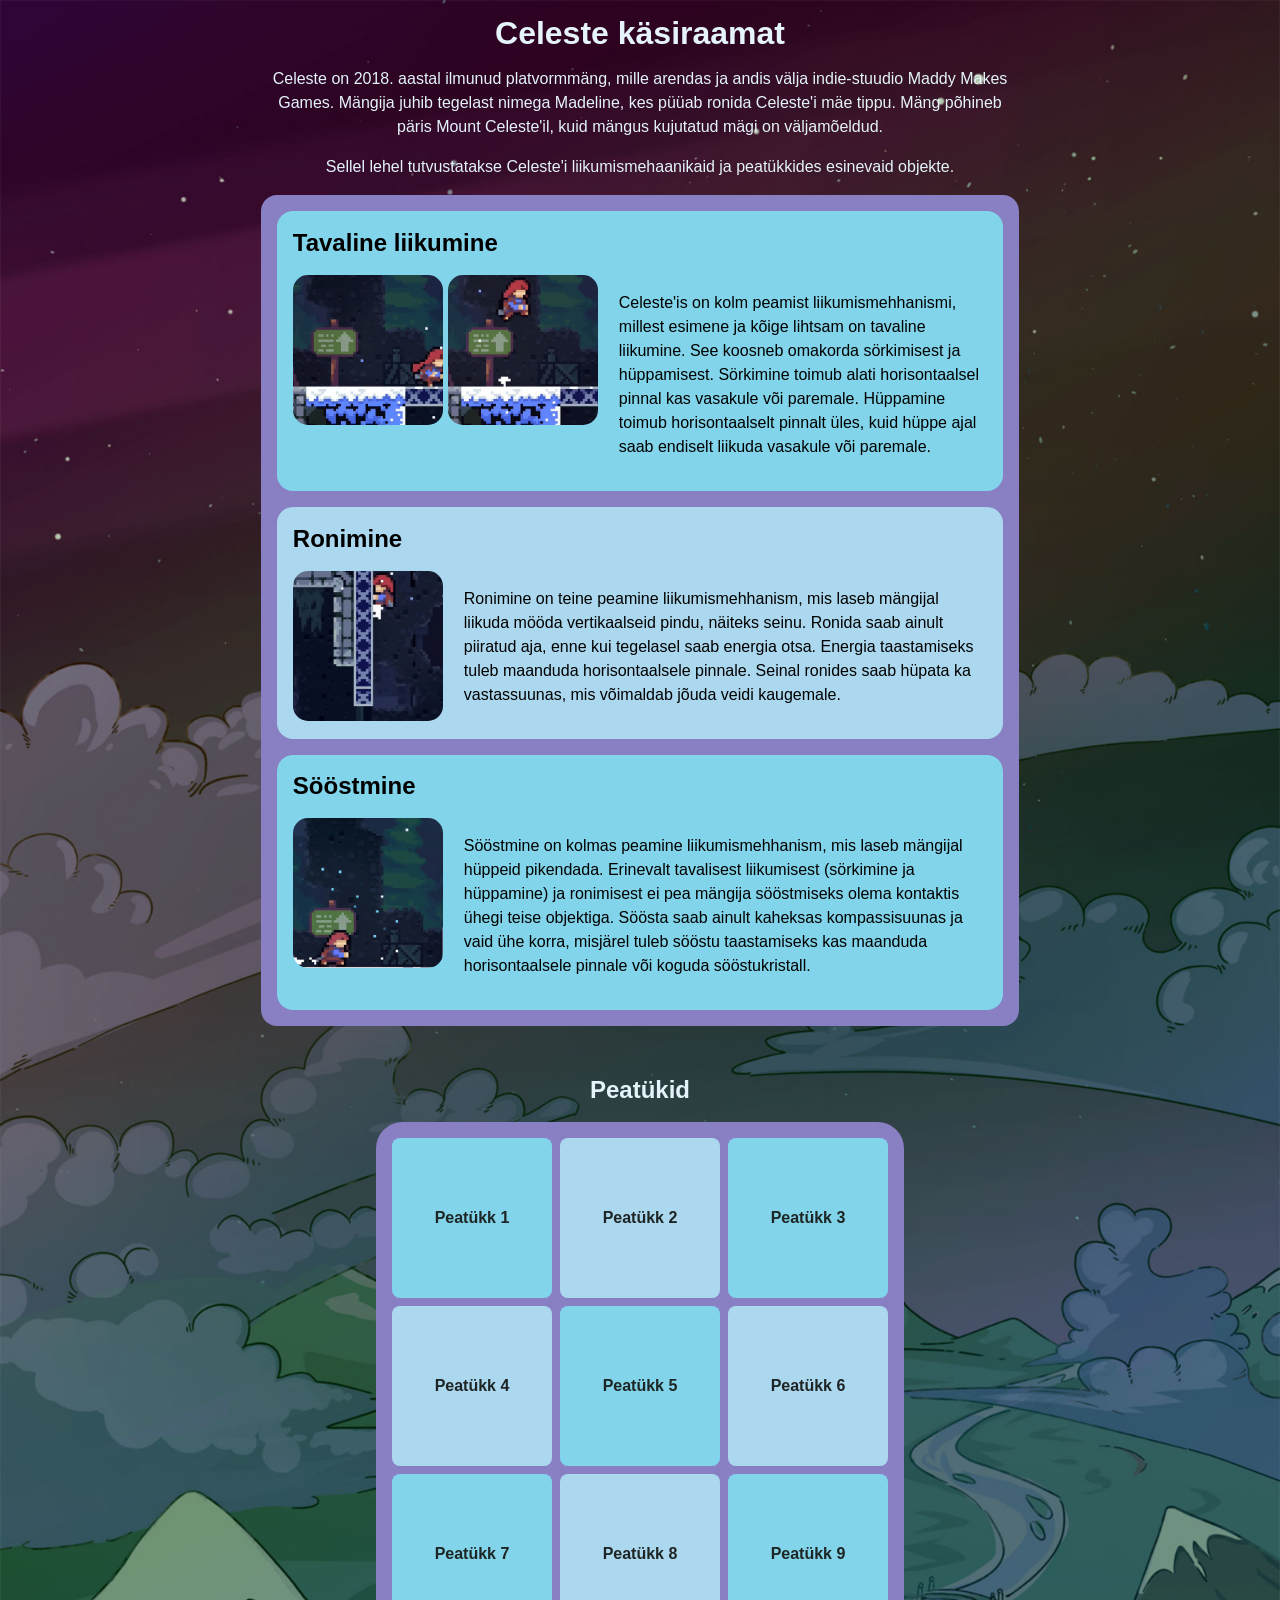
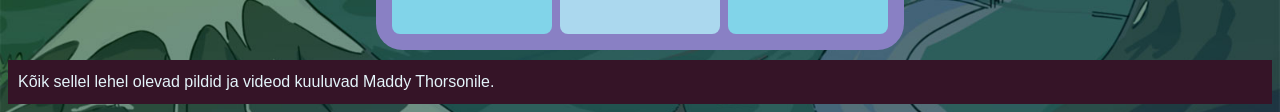
<file: index.html>
<!DOCTYPE html>
<html lang="et">

<head>
  <meta charset="UTF-8">
  <meta name="viewport" content="width=device-width, initial-scale=1.0">
  <title>Celeste käsiraamat</title>
  <link rel="stylesheet" href="style.css">
  <link rel="stylesheet" href="index.css">
</head>

<body>
  <header>
    <h1>Celeste käsiraamat</h1>
  </header>
  <div class="description">
    <p>Celeste on 2018. aastal ilmunud platvormmäng, mille arendas ja andis välja indie-stuudio Maddy Makes Games.
      Mängija juhib tegelast nimega Madeline, kes püüab ronida Celeste'i mäe tippu. Mäng põhineb päris Mount
      Celeste'il, kuid mängus kujutatud mägi on väljamõeldud.</p>
    <p>Sellel lehel tutvustatakse Celeste'i liikumismehaanikaid ja peatükkides esinevaid objekte.</p>
  </div>
  <div class="main">
    <div class="base">
      <div class="titlediv">
        <h2>Tavaline liikumine</h2>
      </div>
      <div class="content">
        <img src="img/sorkimine.gif" alt="Sörkimine">
        <img src="img/huppamine.gif" alt="Hüppamine">
        <p>Celeste'is on kolm peamist liikumismehhanismi, millest esimene ja kõige lihtsam on tavaline liikumine. See
          koosneb omakorda sörkimisest ja hüppamisest. Sörkimine toimub alati horisontaalsel pinnal kas vasakule või
          paremale. Hüppamine toimub horisontaalselt pinnalt üles, kuid hüppe ajal saab endiselt liikuda vasakule või
          paremale.</p>
      </div>
    </div>
    <div class="base">
      <div class="titlediv">
        <h2>Ronimine</h2>
      </div>
      <div class="content">
        <img src="img/ronimine.gif" alt="Ronimine">
        <p>Ronimine on teine peamine liikumismehhanism, mis laseb mängijal liikuda mööda vertikaalseid pindu, näiteks
          seinu. Ronida saab ainult piiratud aja, enne kui tegelasel saab energia otsa. Energia taastamiseks tuleb
          maanduda horisontaalsele pinnale. Seinal ronides saab hüpata ka vastassuunas, mis võimaldab jõuda veidi
          kaugemale.</p>
      </div>
    </div>
    <div class="base">
      <div class="titlediv">
        <h2>Sööstmine</h2>
      </div>
      <div class="content">
        <img src="img/soost.gif" alt="Sööst">
        <p>Sööstmine on kolmas peamine liikumismehhanism, mis laseb mängijal hüppeid pikendada. Erinevalt tavalisest
          liikumisest (sörkimine ja hüppamine) ja ronimisest ei pea mängija sööstmiseks olema kontaktis ühegi teise
          objektiga. Söösta saab ainult kaheksas kompassisuunas ja vaid ühe korra, misjärel tuleb sööstu taastamiseks
          kas maanduda horisontaalsele pinnale või koguda sööstukristall.</p>
      </div>
    </div>
  </div>
  <div class="chapters">
    <h2>Peatükid</h2>
    <div class="chapters-body">
      <div class="div1"><a href="1/chapter1.html">Peatükk 1</a></div>
      <div class="div2"><a href="2/chapter2.html">Peatükk 2</a></div>
      <div class="div3"><a href="3/chapter3.html">Peatükk 3</a></div>
      <div class="div4"><a href="4/chapter4.html">Peatükk 4</a></div>
      <div class="div5"><a href="5/chapter5.html">Peatükk 5</a></div>
      <div class="div6"><a href="6/chapter6.html">Peatükk 6</a></div>
      <div class="div7"><a href="7/chapter7.html">Peatükk 7</a></div>
      <div class="div8"><a href="8/chapter8.html">Peatükk 8</a></div>
      <div class="div9"><a href="9/chapter9.html">Peatükk 9</a></div>
    </div>
  </div>

  <footer>
    <p>Kõik sellel lehel olevad pildid ja videod kuuluvad Maddy Thorsonile.</p>
  </footer>
</body>

</html>
</file>
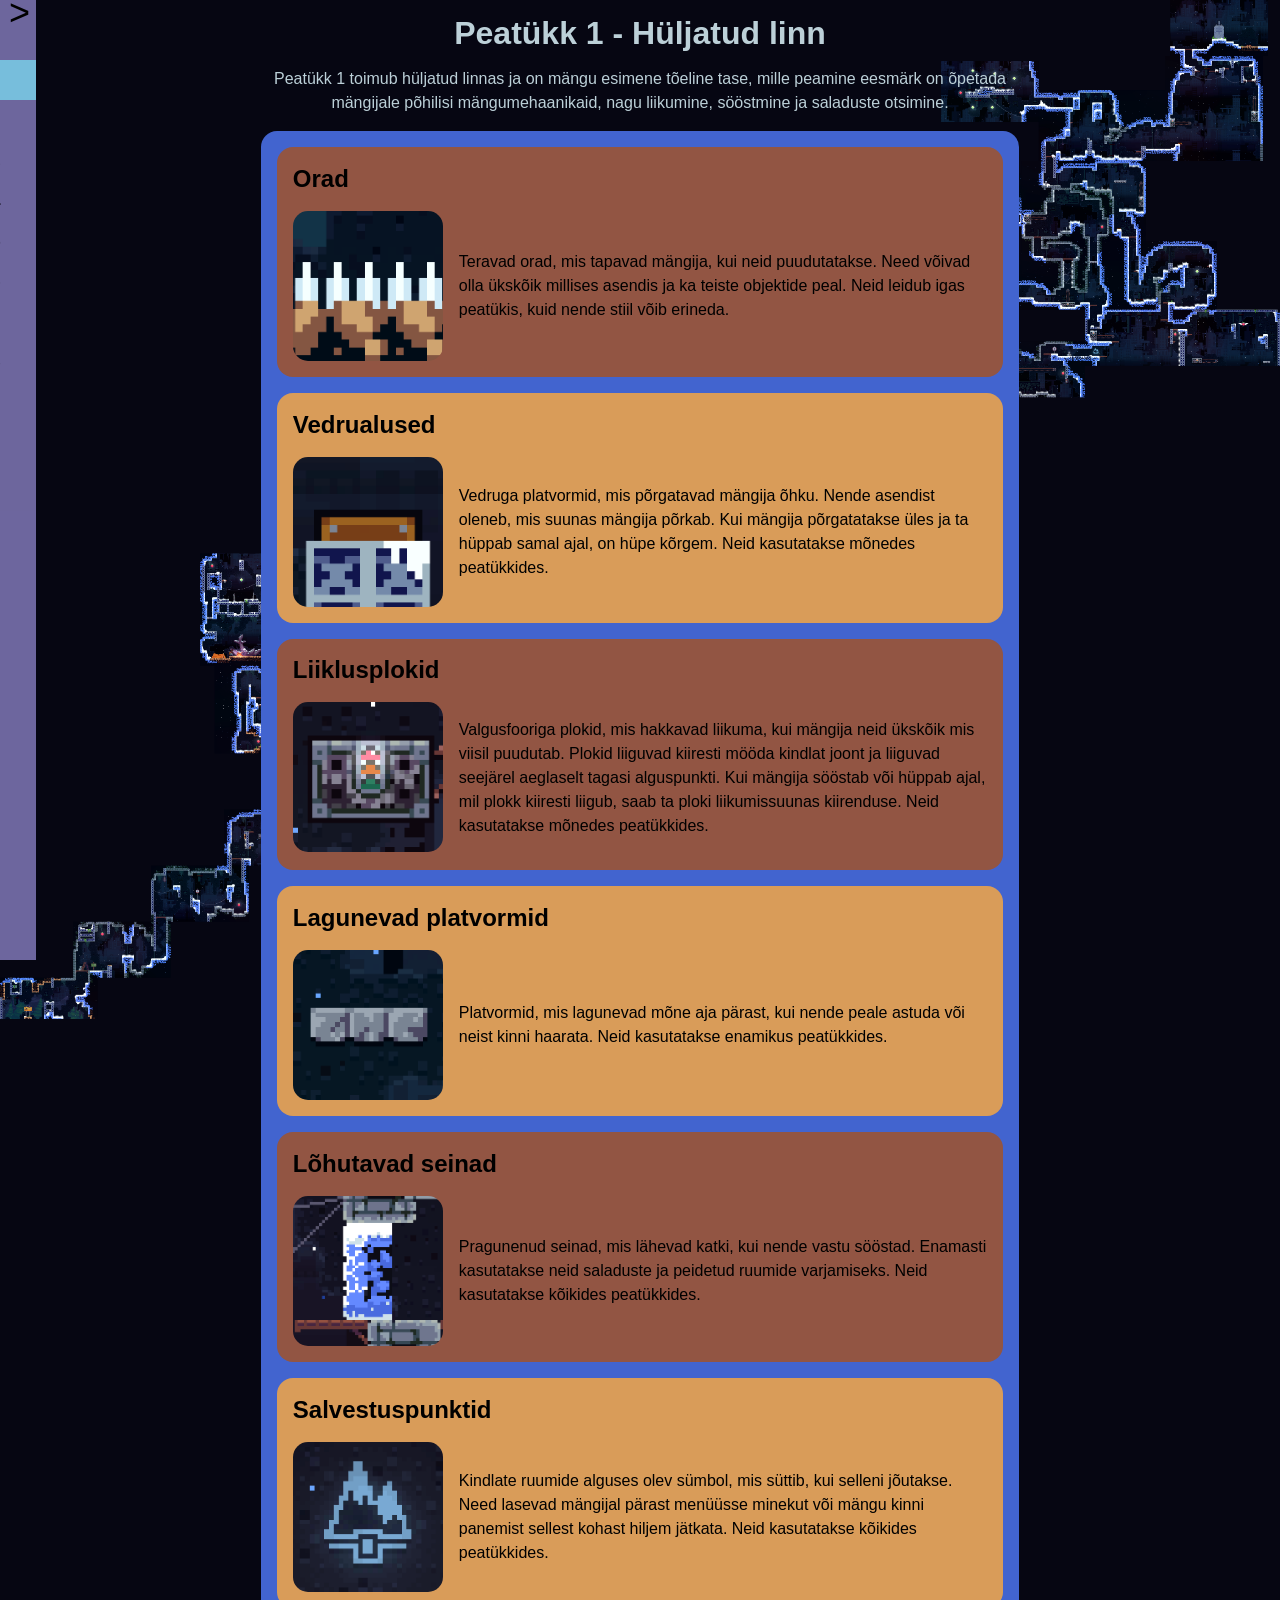
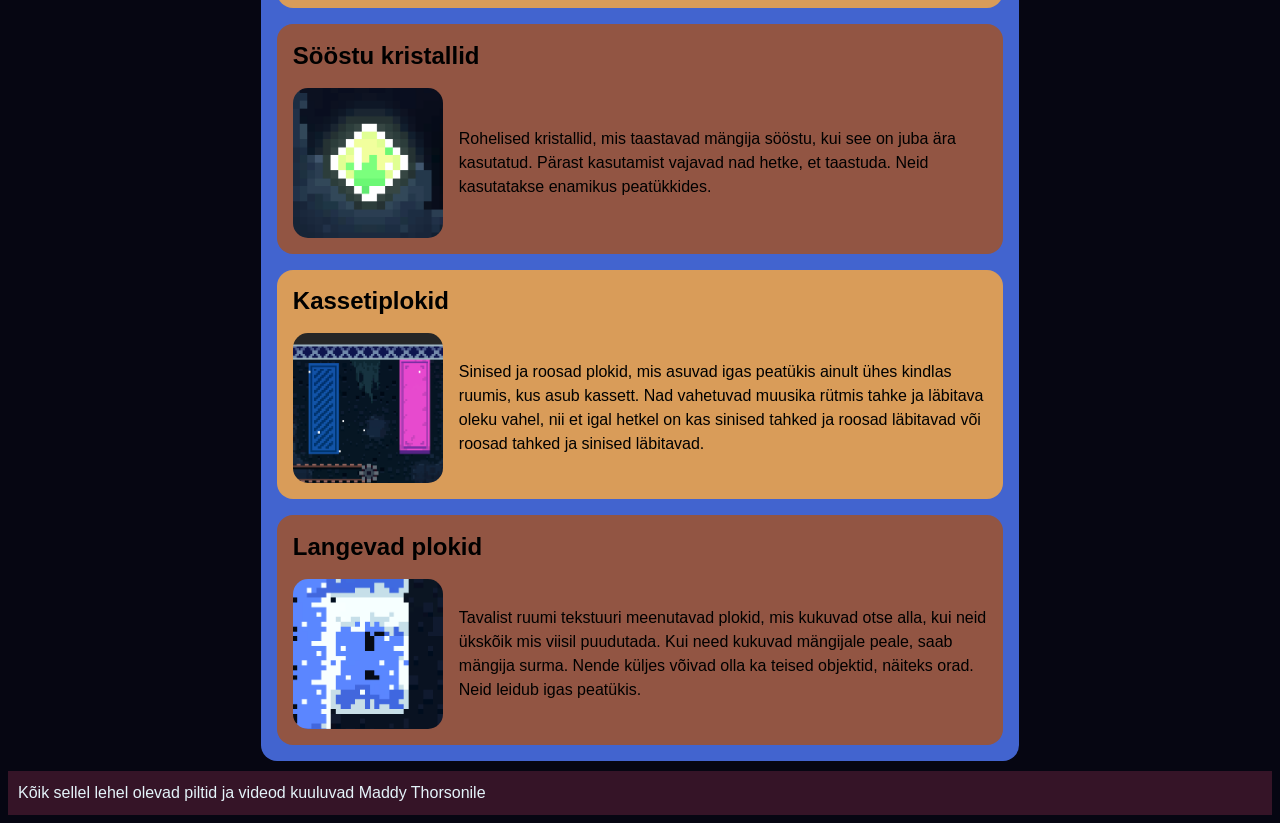
<file: 1/chapter1.html>
<!DOCTYPE html>
<html lang="et">

<head>
  <meta charset="UTF-8">
  <meta name="viewport" content="width=device-width, initial-scale=1.0">
  <title>Peatükk 1</title>
  <link rel="stylesheet" href="../style.css">
  <link rel="stylesheet" href="chapter1.css">
  <script src="../index.js"></script>
</head>

<body>
  <div id="sidebar" class="sidebar">
    <button class="sidebtn" id="sidebtn" onclick="btnNav()">></button>
    <a href="../1/chapter1.html" class="active">Peatükk 1</a>
    <a href="../2/chapter2.html">Peatükk 2</a>
    <a href="../3/chapter3.html">Peatükk 3</a>
    <a href="../4/chapter4.html">Peatükk 4</a>
    <a href="../5/chapter5.html">Peatükk 5</a>
    <a href="../6/chapter6.html">Peatükk 6</a>
    <a href="../7/chapter7.html">Peatükk 7</a>
    <a href="../8/chapter8.html">Peatükk 8</a>
    <a href="../9/chapter9.html">Peatükk 9</a>
    <a href="../index.html">Avaleht</a>
  </div>

  <header>
    <h1>Peatükk 1 - Hüljatud linn</h1>
  </header>
  <div class="description">
    <p>Peatükk 1 toimub hüljatud linnas ja on mängu esimene tõeline tase, mille peamine eesmärk on õpetada mängijale
      põhilisi mängumehaanikaid, nagu liikumine, sööstmine ja saladuste otsimine.</p>
  </div>
  <div class="main">
    <div class="base">
      <div class="titlediv">
        <h2>Orad</h2>
      </div>
      <div class="content">
        <img src="img/orad.png" alt="Orad">
        <p>Teravad orad, mis tapavad mängija, kui neid puudutatakse. Need võivad olla ükskõik millises asendis ja
          ka teiste objektide peal. Neid leidub igas peatükis, kuid nende stiil võib erineda.</p>
      </div>
    </div>
    <div class="base">
      <div class="titlediv">
        <h2>Vedrualused</h2>
      </div>
      <div class="content">
        <img src="img/vedrualus.png" alt="Vedrualus">
        <p>Vedruga platvormid, mis põrgatavad mängija õhku. Nende asendist oleneb, mis suunas mängija põrkab.
          Kui mängija põrgatatakse üles ja ta hüppab samal ajal, on hüpe kõrgem. Neid kasutatakse mõnedes
          peatükkides.</p>
      </div>
    </div>
    <div class="base">
      <div class="titlediv">
        <h2>Liiklusplokid</h2>
      </div>
      <div class="content">
        <img src="img/liiklus_plokk.png" alt="Liiklusplokk">
        <p>Valgusfooriga plokid, mis hakkavad liikuma, kui mängija neid ükskõik mis viisil puudutab. Plokid liiguvad
          kiiresti mööda kindlat joont ja liiguvad seejärel aeglaselt tagasi alguspunkti. Kui mängija sööstab või
          hüppab ajal, mil plokk kiiresti liigub, saab ta ploki liikumissuunas kiirenduse. Neid kasutatakse mõnedes
          peatükkides.</p>
      </div>
    </div>
    <div class="base">
      <div class="titlediv">
        <h2>Lagunevad platvormid</h2>
      </div>
      <div class="content">
        <img src="img/lagunev_platvorm.png" alt="Lagunev platvorm">
        <p>Platvormid, mis lagunevad mõne aja pärast, kui nende peale astuda või neist kinni haarata. Neid kasutatakse
          enamikus peatükkides.</p>
      </div>
    </div>
    <div class="base">
      <div class="titlediv">
        <h2>Lõhutavad seinad</h2>
      </div>
      <div class="content">
        <img src="img/lõhutav_sein.png" alt="Lõhutav sein">
        <p>Pragunenud seinad, mis lähevad katki, kui nende vastu sööstad. Enamasti kasutatakse neid saladuste ja
          peidetud
          ruumide varjamiseks. Neid kasutatakse kõikides peatükkides.</p>
      </div>
    </div>
    <div class="base">
      <div class="titlediv">
        <h2>Salvestuspunktid</h2>
      </div>
      <div class="content">
        <img src="img/salvestuspunkt.png" alt="Salvestuspunkt">
        <p>Kindlate ruumide alguses olev sümbol, mis süttib, kui selleni jõutakse. Need lasevad mängijal pärast menüüsse
          minekut või mängu kinni panemist sellest kohast hiljem jätkata. Neid kasutatakse kõikides peatükkides.</p>
      </div>
    </div>
    <div class="base">
      <div class="titlediv">
        <h2>Sööstu kristallid</h2>
      </div>
      <div class="content">
        <img src="img/sööstu_kristall.png" alt="Sööstu kristall">
        <p>Rohelised kristallid, mis taastavad mängija sööstu, kui see on juba ära kasutatud. Pärast kasutamist vajavad
          nad hetke, et taastuda. Neid kasutatakse enamikus peatükkides.</p>
      </div>
    </div>
    <div class="base">
      <div class="titlediv">
        <h2>Kassetiplokid</h2>
      </div>
      <div class="content">
        <img src="img/kasseti_plokid.png" alt="Kassetiplokid">
        <p>Sinised ja roosad plokid, mis asuvad igas peatükis ainult ühes kindlas ruumis, kus asub kassett. Nad
          vahetuvad
          muusika rütmis tahke ja läbitava oleku vahel, nii et igal hetkel on kas sinised tahked ja roosad
          läbitavad või roosad tahked ja sinised läbitavad.</p>
      </div>
    </div>
    <div class="base">
      <div class="titlediv">
        <h2>Langevad plokid</h2>
      </div>
      <div class="content">
        <img src="img/langev_plokk.png" alt="Langev plokk">
        <p>Tavalist ruumi tekstuuri meenutavad plokid, mis kukuvad otse alla, kui neid ükskõik mis viisil puudutada. Kui
          need kukuvad mängijale peale, saab mängija surma. Nende küljes võivad olla ka teised objektid, näiteks orad.
          Neid leidub igas peatükis.</p>
      </div>
    </div>
  </div>
  <footer>
    <p>Kõik sellel lehel olevad piltid ja videod kuuluvad Maddy Thorsonile</p>
  </footer>
</body>

</html>
</file>
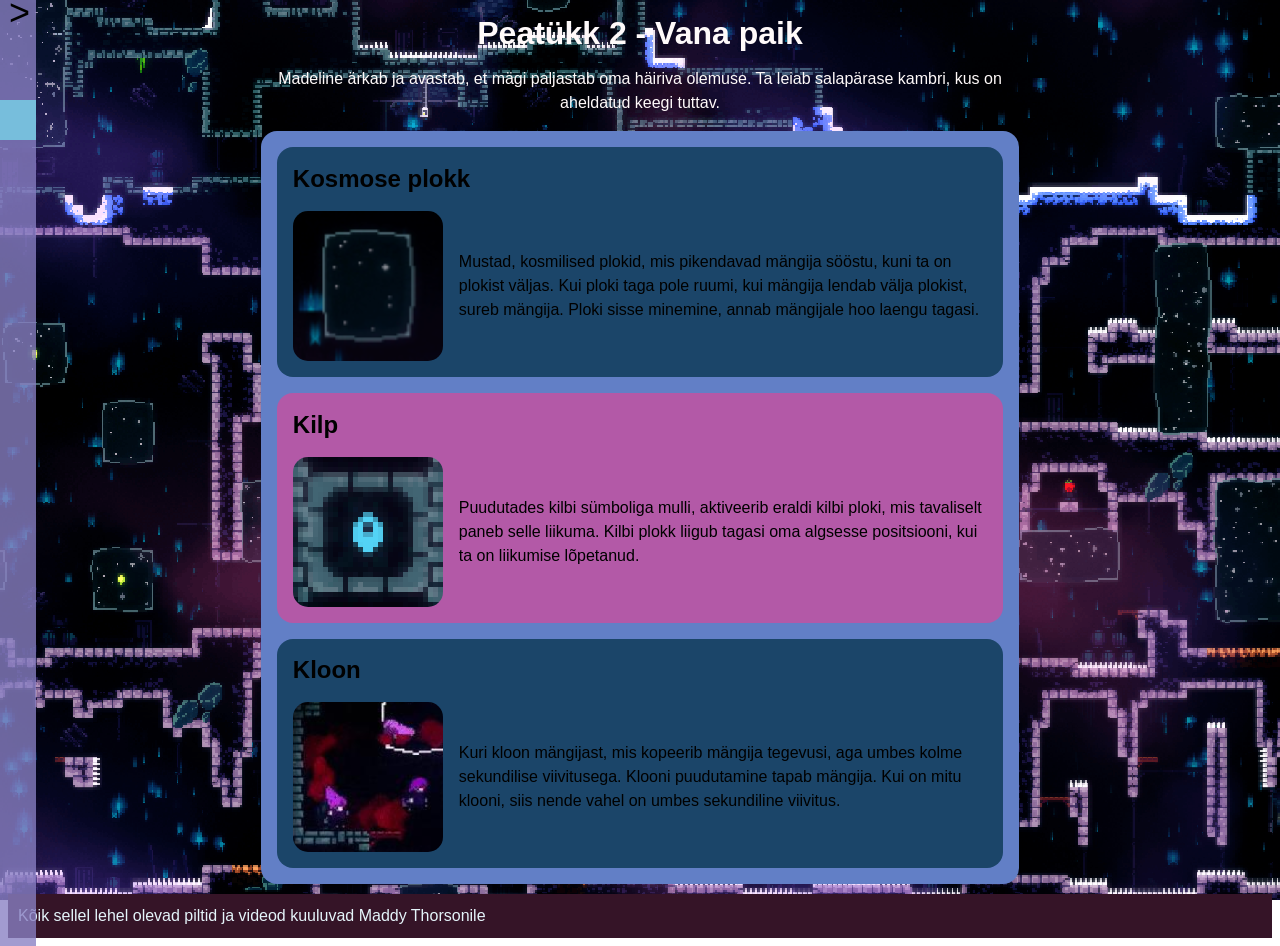
<file: 2/chapter2.html>
<!DOCTYPE html>
<html lang="et">

<head>
  <meta charset="UTF-8">
  <meta name="viewport" content="width=device-width, initial-scale=1.0">
  <title>Peatükk 2</title>
  <link rel="stylesheet" href="../style.css">
  <link rel="stylesheet" href="chapter2.css">
  <script src="../index.js"></script>
</head>

<body>
  <div id="sidebar" class="sidebar">
    <button class="sidebtn" id="sidebtn" onclick="btnNav()">></button>
    <a href="../1/chapter1.html">Chapter 1</a>
    <a href="../2/chapter2.html" class="active">Chapter 2</a>
    <a href="../3/chapter3.html">Chapter 3</a>
    <a href="../4/chapter4.html">Chapter 4</a>
    <a href="../5/chapter5.html">Chapter 5</a>
    <a href="../6/chapter6.html">Chapter 6</a>
    <a href="../7/chapter7.html">Chapter 7</a>
    <a href="../8/chapter8.html">Chapter 8</a>
    <a href="../9/chapter9.html">Chapter 9</a>
    <a href="../index.html">Avaleht</a>
  </div>

  <header>
    <h1>Peatükk 2 - Vana paik</h1>
  </header>
  <div class="description">
    <p>
      Madeline ärkab ja avastab, et mägi paljastab oma häiriva olemuse. Ta leiab salapärase kambri, kus on aheldatud
      keegi tuttav.</p>
  </div>
  <div class="main">
    <div class="base">
      <div class="titlediv">
        <h2>Kosmose plokk</h2>
      </div>
      <div class="content">
        <img src="img/space_block.png" alt="Kosmose plokk">
        <p>Mustad, kosmilised plokid, mis pikendavad mängija sööstu, kuni ta on plokist väljas. Kui ploki taga pole
          ruumi, kui mängija lendab välja plokist, sureb mängija. Ploki sisse minemine, annab mängijale hoo laengu
          tagasi.</p>
      </div>
    </div>
    <div class="base">
      <div class="titlediv">
        <h2>Kilp</h2>
      </div>
      <div class="content">
        <img src="img/shield.png" alt="Kilp">
        <p>Puudutades kilbi sümboliga mulli, aktiveerib eraldi kilbi ploki, mis tavaliselt paneb selle liikuma. Kilbi
          plokk liigub tagasi oma algsesse positsiooni, kui ta on liikumise lõpetanud.
        </p>
      </div>
    </div>
    <div class="base">
      <div class="titlediv">
        <h2>Kloon</h2>
      </div>
      <div class="content">
        <img src="img/clone.png" alt="Kloon">
        <p>Kuri kloon mängijast, mis kopeerib mängija tegevusi, aga umbes kolme sekundilise viivitusega. Klooni
          puudutamine tapab mängija. Kui on mitu klooni, siis nende vahel on umbes sekundiline viivitus.</p>
      </div>
    </div>
  </div>
  <footer>
    <p>Kõik sellel lehel olevad piltid ja videod kuuluvad Maddy Thorsonile</p>
  </footer>
</body>

</html>
</file>
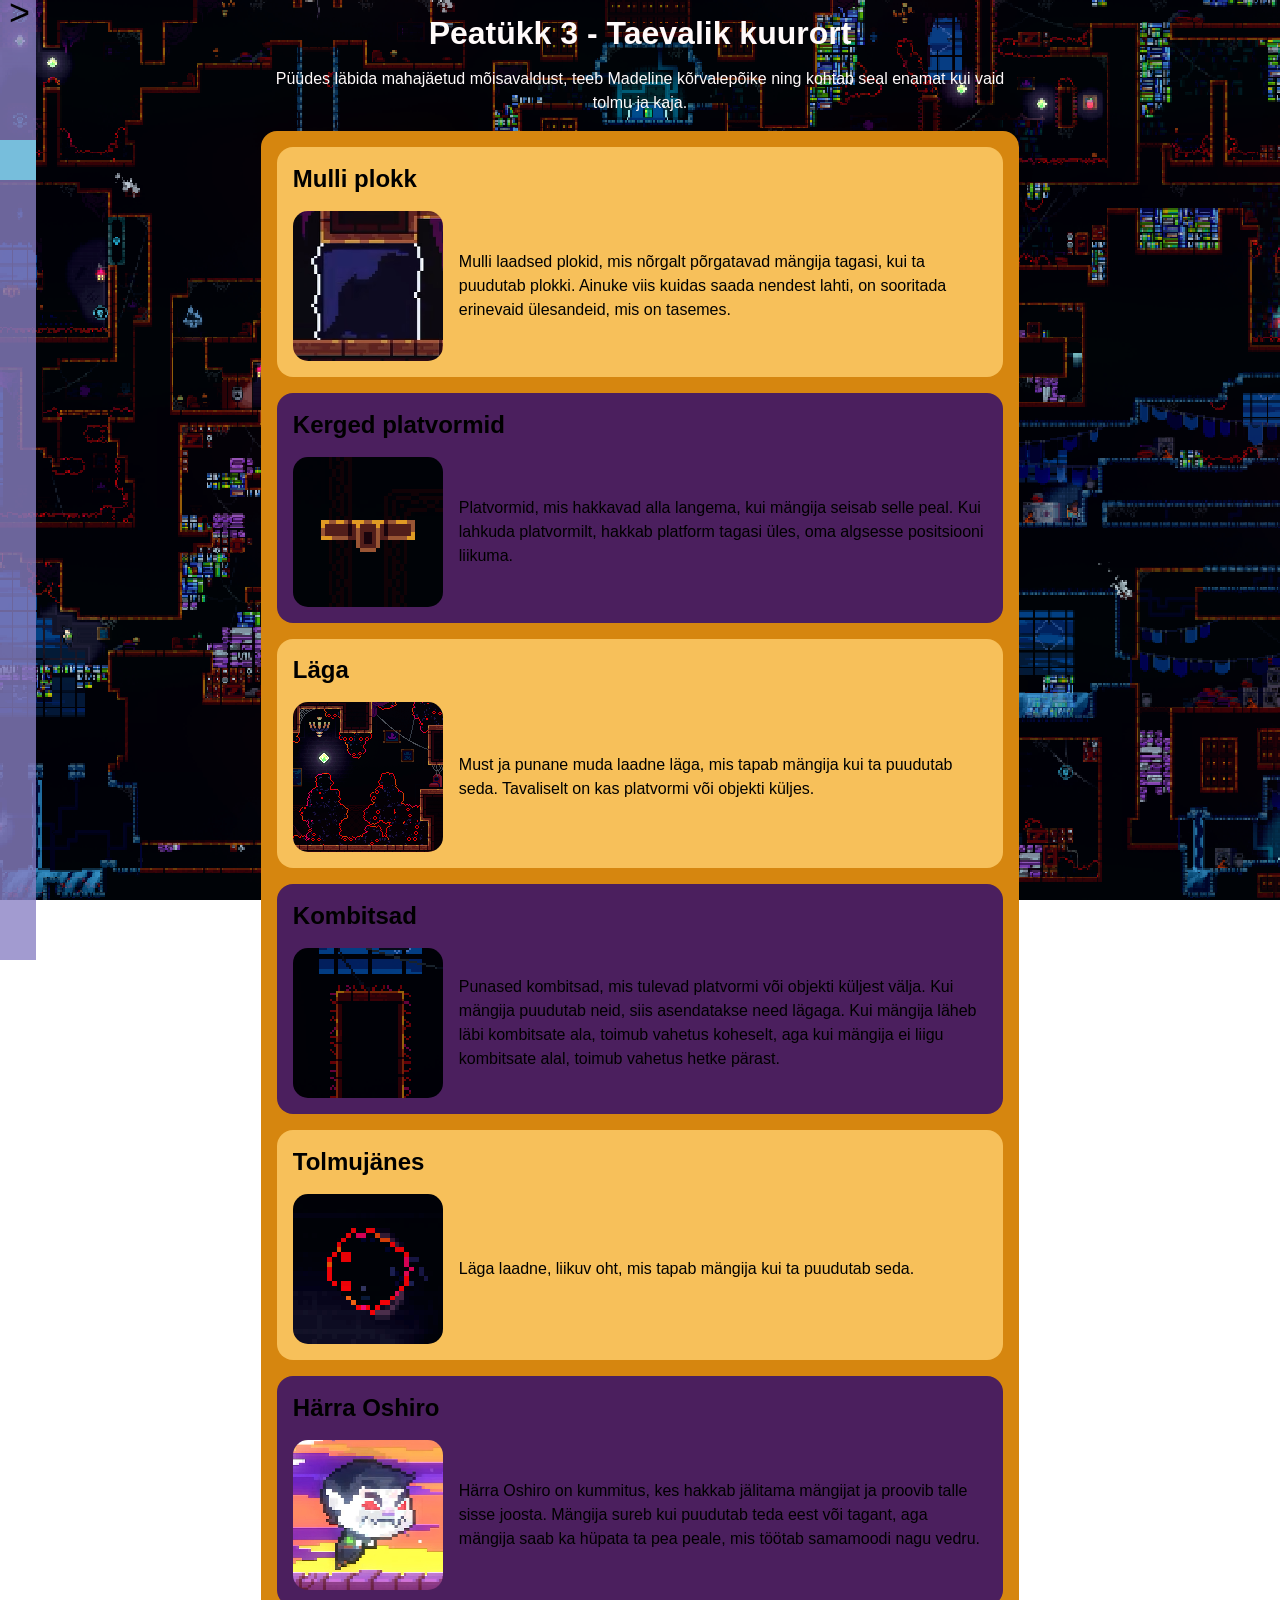
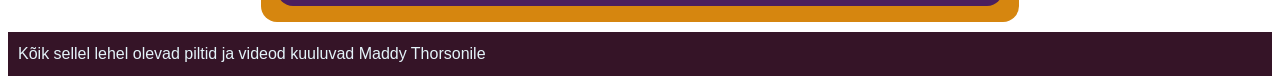
<file: 3/chapter3.html>
<!DOCTYPE html>
<html lang="en">

<head>
  <meta charset="UTF-8">
  <meta name="viewport" content="width=device-width, initial-scale=1.0">
  <title>Peatükk 6</title>
  <link rel="stylesheet" href="../style.css">
  <link rel="stylesheet" href="chapter3.css">
  <script src="../index.js"></script>
</head>

<body>
  <div id="sidebar" class="sidebar">
    <button class="sidebtn" id="sidebtn" onclick="btnNav()">></button>
    <a href="../1/chapter1.html">Chapter 1</a>
    <a href="../2/chapter2.html">Chapter 2</a>
    <a href="../3/chapter3.html" class="active">Chapter 3</a>
    <a href="../4/chapter4.html">Chapter 4</a>
    <a href="../5/chapter5.html">Chapter 5</a>
    <a href="../6/chapter6.html">Chapter 6</a>
    <a href="../7/chapter7.html">Chapter 7</a>
    <a href="../8/chapter8.html">Chapter 8</a>
    <a href="../9/chapter9.html">Chapter 9</a>
    <a href="../index.html">Avaleht</a>
  </div>

  <header>
    <h1>Peatükk 3 - Taevalik kuurort</h1>
  </header>
  <div class="description">
    <p>
      Püüdes läbida mahajäetud mõisavaldust, teeb Madeline kõrvalepõike ning kohtab seal enamat kui vaid tolmu
      ja kaja.</p>
  </div>
  <div class="main">
    <div class="base">
      <div class="titlediv">
        <h2>Mulli plokk</h2>
      </div>
      <div class="content">
        <img src="img/Mulli_plokk.png" alt="Mulli plokk">
        <p>Mulli laadsed plokid, mis nõrgalt põrgatavad mängija tagasi, kui ta puudutab plokki. Ainuke viis kuidas saada
          nendest lahti, on sooritada erinevaid ülesandeid, mis on tasemes.
        </p>
      </div>
    </div>
    <div class="base">
      <div class="titlediv">
        <h2>Kerged platvormid</h2>
      </div>
      <div class="content">
        <img src="img/Kerge_palatvorm.png" alt="Kerge platvorm">
        <p>Platvormid, mis hakkavad alla langema, kui mängija seisab selle peal. Kui lahkuda platvormilt, hakkab
          platform tagasi üles, oma algsesse positsiooni liikuma.

        </p>
      </div>
    </div>
    <div class="base">
      <div class="titlediv">
        <h2>Läga</h2>
      </div>
      <div class="content">
        <img src="img/Läga.png" alt="Läga">
        <p>Must ja punane muda laadne läga, mis tapab mängija kui ta puudutab seda. Tavaliselt on kas platvormi või
          objekti küljes.
        </p>
      </div>
    </div>
    <div class="base">
      <div class="titlediv">
        <h2>Kombitsad</h2>
      </div>
      <div class="content">
        <img src="img/kombitsad.png" alt="Kombitsad">
        <p>Punased kombitsad, mis tulevad platvormi või objekti küljest välja. Kui mängija puudutab neid, siis
          asendatakse need lägaga.
          Kui mängija läheb läbi kombitsate ala,
          toimub vahetus koheselt, aga kui mängija ei liigu kombitsate alal, toimub vahetus hetke pärast.
        </p>
      </div>
    </div>
    <div class="base">
      <div class="titlediv">
        <h2>Tolmujänes</h2>
      </div>
      <div class="content">
        <img src="img/Tolmujänes.png" alt="Tolmujänes">
        <p>Läga laadne, liikuv oht, mis tapab mängija kui ta puudutab seda.
        </p>
      </div>
    </div>
    <div class="base">
      <div class="titlediv">
        <h2>Härra Oshiro</h2>
      </div>
      <div class="content">
        <img src="img/Mr_oshiro.png" alt="Härra Oshiro">
        <p>Härra Oshiro on kummitus, kes hakkab jälitama mängijat ja proovib talle sisse joosta. Mängija sureb kui
          puudutab teda eest või tagant, aga mängija saab ka hüpata ta pea peale, mis töötab samamoodi nagu vedru.
        </p>
      </div>
    </div>
  </div>
  <footer>
    <p>Kõik sellel lehel olevad piltid ja videod kuuluvad Maddy Thorsonile</p>
  </footer>
</body>

</html>
</file>
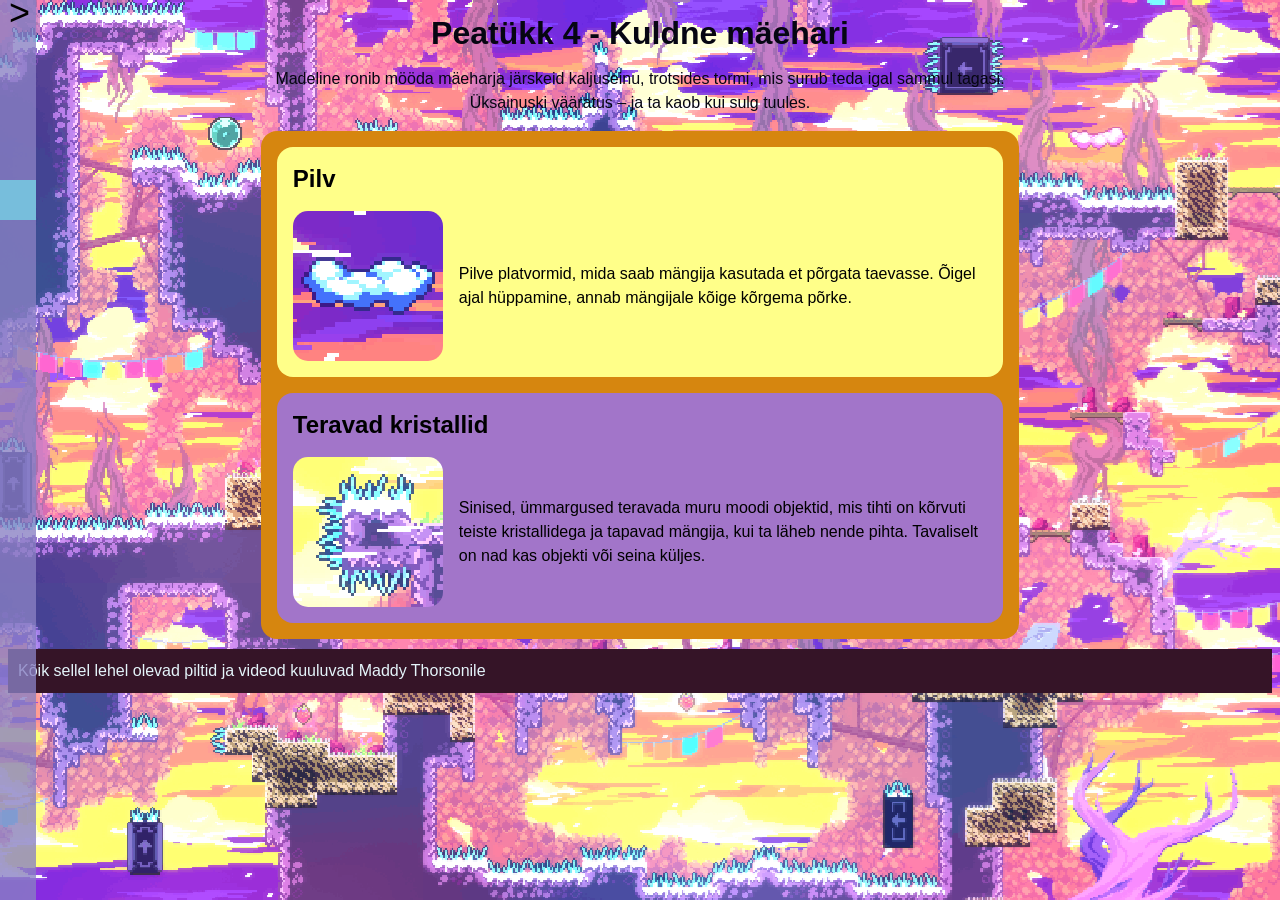
<file: 4/chapter4.html>
<!DOCTYPE html>
<html lang="et">

<head>
  <meta charset="UTF-8">
  <meta name="viewport" content="width=device-width, initial-scale=1.0">
  <title>Peatükk 4</title>
  <link rel="stylesheet" href="../style.css">
  <link rel="stylesheet" href="chapter4.css">
  <script src="../index.js"></script>
</head>

<body>
  <div id="sidebar" class="sidebar">
    <button class="sidebtn" id="sidebtn" onclick="btnNav()">></button>
    <a href="../1/chapter1.html">Chapter 1</a>
    <a href="../2/chapter2.html">Chapter 2</a>
    <a href="../3/chapter3.html">Chapter 3</a>
    <a href="../4/chapter4.html" class="active">Chapter 4</a>
    <a href="../5/chapter5.html">Chapter 5</a>
    <a href="../6/chapter6.html">Chapter 6</a>
    <a href="../7/chapter7.html">Chapter 7</a>
    <a href="../8/chapter8.html">Chapter 8</a>
    <a href="../9/chapter9.html">Chapter 9</a>
    <a href="../index.html">Avaleht</a>
  </div>

  <header>
    <h1>Peatükk 4 - Kuldne mäehari</h1>
  </header>
  <div class="description">
    <p>
      Madeline ronib mööda mäeharja järskeid kaljuseinu, trotsides tormi, mis surub teda igal sammul tagasi. Üksainuski
      vääratus – ja ta kaob kui sulg tuules.</p>
  </div>
  <div class="main">
    <div class="base">
      <div class="titlediv">
        <h2>Pilv</h2>
      </div>
      <div class="content">
        <img src="img/Pilv.png" alt="Pilv">
        <p>Pilve platvormid, mida saab mängija kasutada et põrgata taevasse. Õigel ajal hüppamine, annab mängijale kõige
          kõrgema põrke.
        </p>
      </div>
    </div>
    <div class="base">
      <div class="titlediv">
        <h2>Teravad kristallid</h2>
      </div>
      <div class="content">
        <img src="img/Teravad_kristallid.png" alt="Teravad kristallid">
        <p>Sinised, ümmargused teravada muru moodi objektid, mis tihti on kõrvuti teiste kristallidega ja tapavad
          mängija, kui ta läheb nende pihta. Tavaliselt on nad kas objekti või seina küljes.
        </p>
      </div>
    </div>
  </div>
  <footer>
    <p>Kõik sellel lehel olevad piltid ja videod kuuluvad Maddy Thorsonile</p>
  </footer>
</body>

</html>
</file>
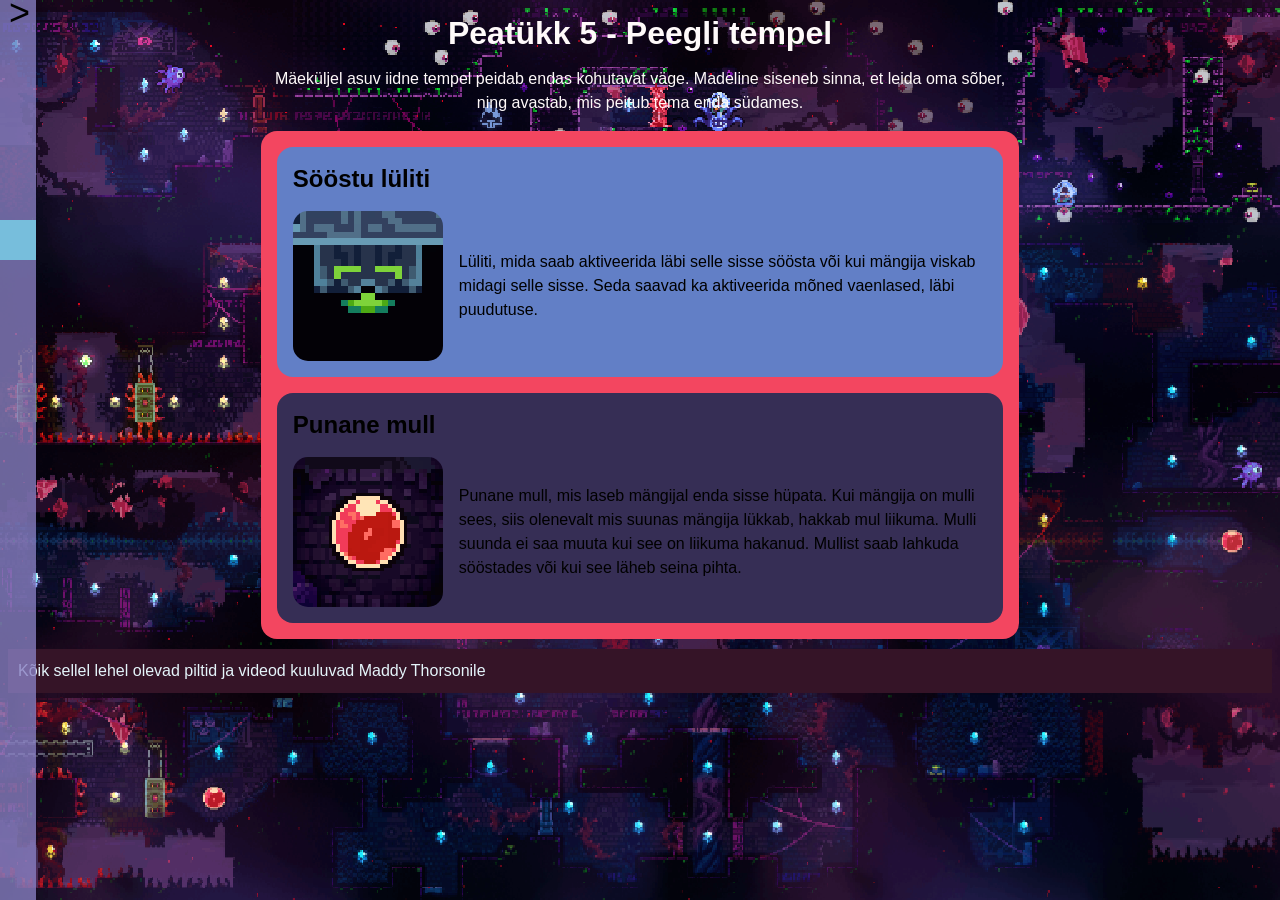
<file: 5/chapter5.html>
<!DOCTYPE html>
<html lang="et">

<head>
  <meta charset="UTF-8">
  <meta name="viewport" content="width=device-width, initial-scale=1.0">
  <title>Peatükk 5</title>
  <link rel="stylesheet" href="../style.css">
  <link rel="stylesheet" href="chapter5.css">
  <script src="../index.js"></script>
</head>

<body>
  <div id="sidebar" class="sidebar">
    <button class="sidebtn" id="sidebtn" onclick="btnNav()">></button>
    <a href="../1/chapter1.html">Chapter 1</a>
    <a href="../2/chapter2.html">Chapter 2</a>
    <a href="../3/chapter3.html">Chapter 3</a>
    <a href="../4/chapter4.html">Chapter 4</a>
    <a href="../5/chapter5.html" class="active">Chapter 5</a>
    <a href="../6/chapter6.html">Chapter 6</a>
    <a href="../7/chapter7.html">Chapter 7</a>
    <a href="../8/chapter8.html">Chapter 8</a>
    <a href="../9/chapter9.html">Chapter 9</a>
    <a href="../index.html">Avaleht</a>
  </div>

  <header>
    <h1>Peatükk 5 - Peegli tempel</h1>
  </header>
  <div class="description">
    <p>
      Mäeküljel asuv iidne tempel peidab endas kohutavat väge. Madeline siseneb sinna, et leida oma sõber, ning avastab,
      mis peitub tema enda südames.</p>
  </div>
  <div class="main">
    <div class="base">
      <div class="titlediv">
        <h2>Sööstu lüliti</h2>
      </div>
      <div class="content">
        <img src="img/sööstu_lüliti.png" alt="Sööstu lüliti">
        <p>Lüliti, mida saab aktiveerida läbi selle sisse söösta või kui mängija viskab midagi selle sisse. Seda saavad
          ka aktiveerida mõned vaenlased, läbi puudutuse.
        </p>
      </div>
    </div>
    <div class="base">
      <div class="titlediv">
        <h2>Punane mull</h2>
      </div>
      <div class="content">
        <img src="img/punane_mull.png" alt="Punane mull">
        <p>Punane mull, mis laseb mängijal enda sisse hüpata. Kui mängija on mulli sees, siis olenevalt mis suunas
          mängija lükkab, hakkab mul liikuma. Mulli suunda ei saa muuta kui see on liikuma hakanud. Mullist saab lahkuda
          sööstades või kui see läheb seina pihta.
        </p>
      </div>
    </div>
  </div>
  <footer>
    <p>Kõik sellel lehel olevad piltid ja videod kuuluvad Maddy Thorsonile</p>
  </footer>
</body>

</html>
</file>
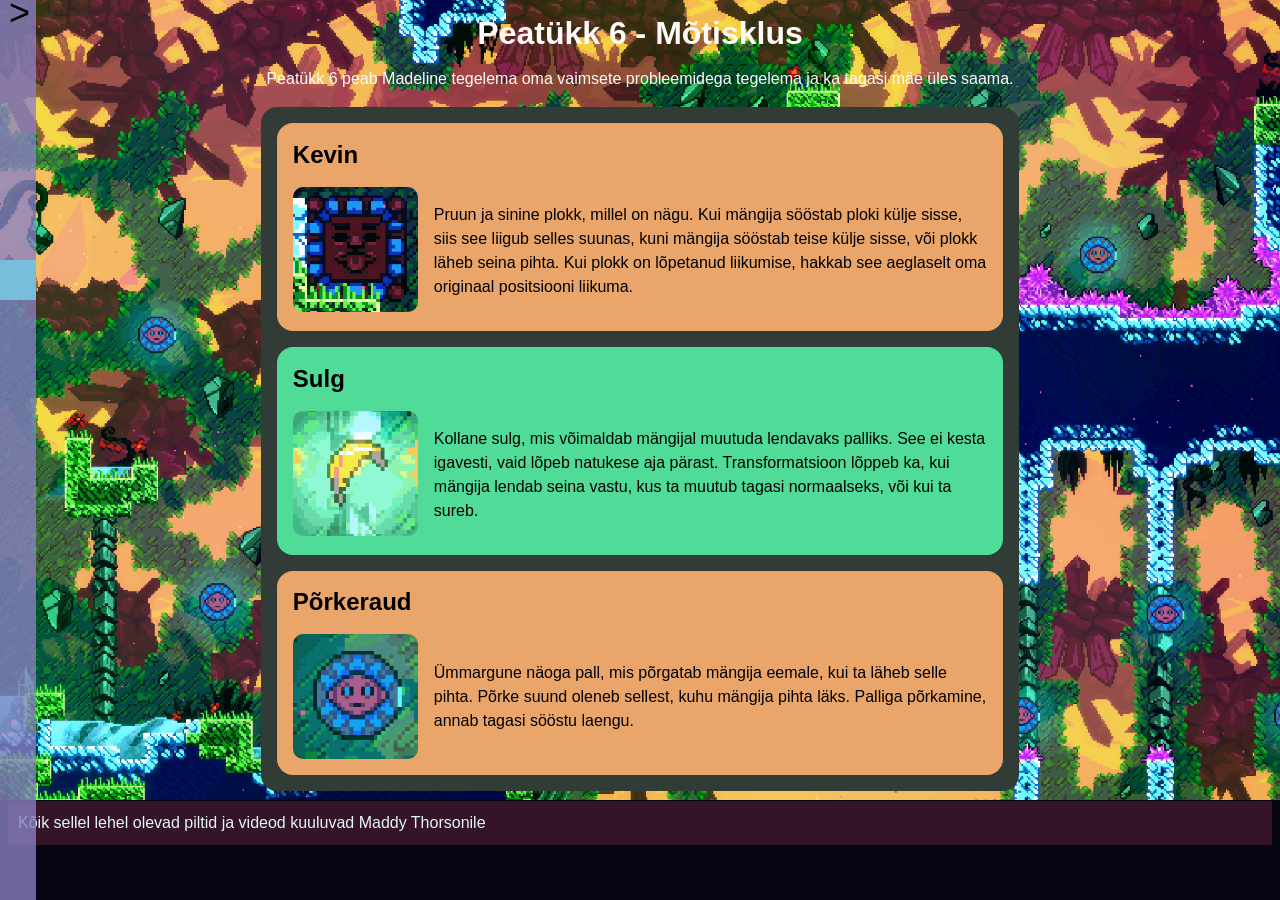
<file: 6/chapter6.html>
<!DOCTYPE html>
<html lang="et">

<head>
  <meta charset="UTF-8">
  <meta name="viewport" content="width=device-width, initial-scale=1.0">
  <title>Peatükk 6</title>
  <link rel="stylesheet" href="../style.css">
  <link rel="stylesheet" href="chapter6.css">
  <script src="../index.js"></script>
</head>

<body>
  <div id="sidebar" class="sidebar">
    <button class="sidebtn" id="sidebtn" onclick="btnNav()">></button>
    <a href="../1/chapter1.html">Peatükk 1</a>
    <a href="../2/chapter2.html">Peatükk 2</a>
    <a href="../3/chapter3.html">Peatükk 3</a>
    <a href="../4/chapter4.html">Peatükk 4</a>
    <a href="../5/chapter5.html">Peatükk 5</a>
    <a href="../6/chapter6.html" class="active">Peatükk 6</a>
    <a href="../7/chapter7.html">Peatükk 7</a>
    <a href="../8/chapter8.html">Peatükk 8</a>
    <a href="../9/chapter9.html">Peatükk 9</a>
    <a href="../index.html">Avaleht</a>
  </div>

  <header>
    <h1>Peatükk 6 - Mõtisklus</h1>
  </header>
  <div class="description">
    <p>Peatükk 6 peab Madeline tegelema oma vaimsete probleemidega tegelema ja ka tagasi mäe üles saama.</p>
  </div>
  <div class="main">
    <div class="base">
      <div class="titlediv">
        <h2>Kevin</h2>
      </div>
      <div class="content">
        <img src="img/kevin.png" alt="Kevin">
        <p>Pruun ja sinine plokk, millel on nägu. Kui mängija sööstab ploki külje sisse, siis see liigub selles suunas, kuni mängija sööstab teise külje sisse, või plokk läheb seina pihta. 
          Kui plokk on lõpetanud liikumise, hakkab see aeglaselt oma originaal positsiooni liikuma.</p>
      </div>
    </div>
    <div class="base">
      <div class="titlediv">
        <h2>Sulg</h2>
      </div>
      <div class="content">
        <img src="img/feather.png" alt="Sulg">
        <p>Kollane sulg, mis võimaldab mängijal muutuda lendavaks palliks. See ei kesta igavesti, vaid lõpeb natukese aja pärast. 
          Transformatsioon lõppeb ka, kui mängija lendab seina vastu, kus ta muutub tagasi normaalseks, või kui ta sureb.</p>
      </div>
    </div>
    <div class="base">
      <div class="titlediv">
        <h2>Põrkeraud</h2>
      </div>
      <div class="content">
        <img src="img/bumper.png" alt="Põrkeraud">
        <p>Ümmargune näoga pall, mis põrgatab mängija eemale, kui ta läheb selle pihta. 
          Põrke suund oleneb sellest, kuhu mängija pihta läks. Palliga põrkamine, annab tagasi sööstu laengu.</p>
      </div>
    </div>
  </div>
  <footer>
    <p>Kõik sellel lehel olevad piltid ja videod kuuluvad Maddy Thorsonile</p>
  </footer>
</body>

</html>
</file>
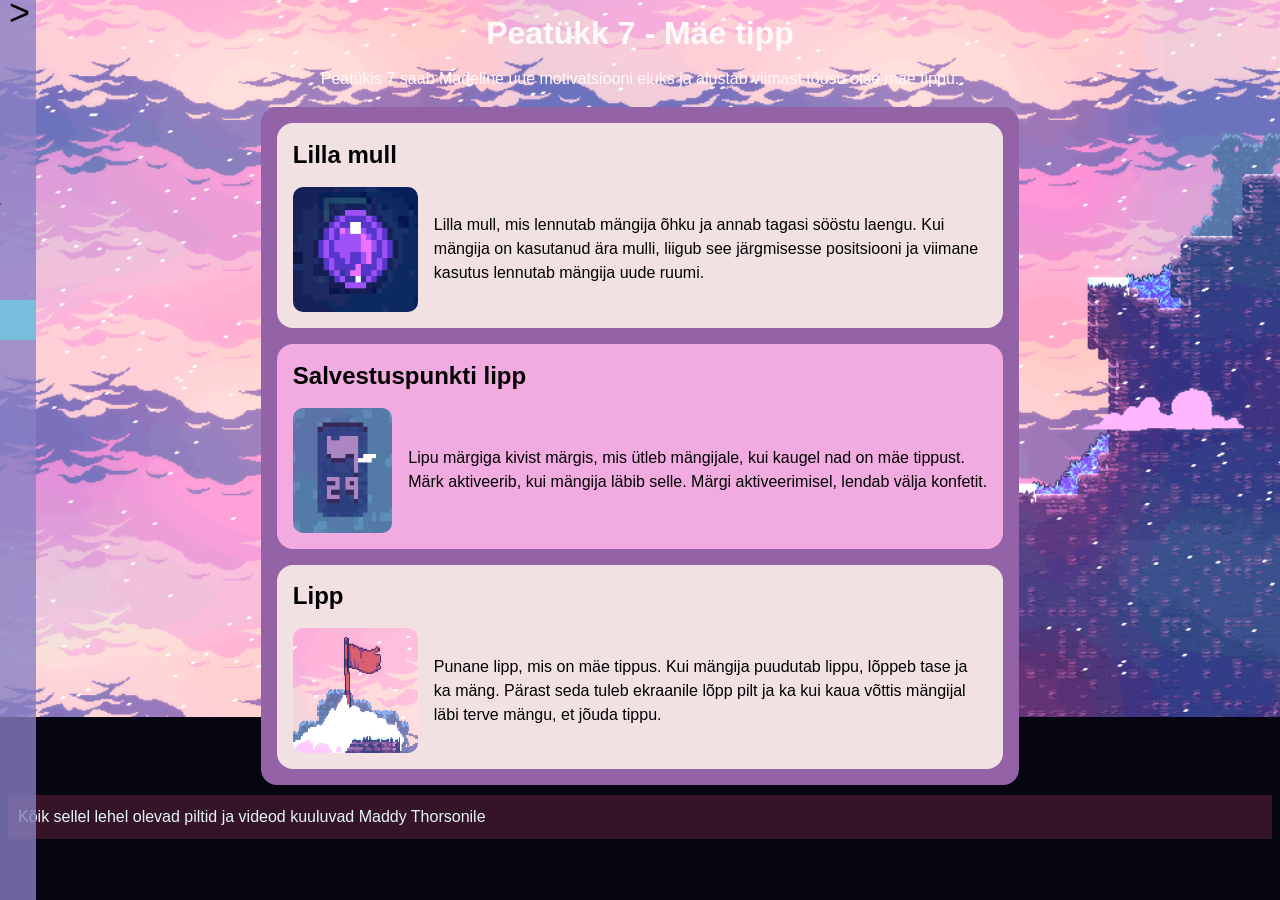
<file: 7/chapter7.html>
<!DOCTYPE html>
<html lang="et">

<head>
  <meta charset="UTF-8">
  <meta name="viewport" content="width=device-width, initial-scale=1.0">
  <title>Peatükk 7</title>
  <link rel="stylesheet" href="../style.css">
  <link rel="stylesheet" href="chapter7.css">
  <script src="../index.js"></script>
</head>

<body>
  <div id="sidebar" class="sidebar">
    <button class="sidebtn" id="sidebtn" onclick="btnNav()">></button>
    <a href="../1/chapter1.html">Peatükk 1</a>
    <a href="../2/chapter2.html">Peatükk 2</a>
    <a href="../3/chapter3.html">Peatükk 3</a>
    <a href="../4/chapter4.html">Peatükk 4</a>
    <a href="../5/chapter5.html">Peatükk 5</a>
    <a href="../6/chapter6.html">Peatükk 6</a>
    <a href="../7/chapter7.html" class="active">Peatükk 7</a>
    <a href="../8/chapter8.html">Peatükk 8</a>
    <a href="../9/chapter9.html">Peatükk 9</a>
    <a href="../index.html">Avaleht</a>
  </div>

  <header>
    <h1>Peatükk 7 - Mäe tipp</h1>
  </header>
  <div class="description">
    <p>Peatükis 7 saab Madeline uue motivatsiooni eluks ja alustab viimast tõusu otse mäe tippu.</p>
  </div>
  <div class="main">
    <div class="base">
      <div class="titlediv">
        <h2>Lilla mull</h2>
      </div>
      <div class="content">
        <img src="img/badeline_booster.png" alt="Lilla mull">
        <p>Lilla mull, mis lennutab mängija õhku ja annab tagasi sööstu laengu.
          Kui mängija on kasutanud ära mulli, liigub see järgmisesse positsiooni ja viimane kasutus lennutab mängija uude ruumi.</p>
      </div>
    </div>
    <div class="base">
      <div class="titlediv">
        <h2>Salvestuspunkti lipp</h2>
      </div>
      <div class="content">
        <img src="img/checkpoint_flag.png" alt="Salvestuspunkti lipp">
        <p>Lipu märgiga kivist märgis, mis ütleb mängijale, kui kaugel nad on mäe tippust. Märk aktiveerib, kui mängija läbib selle. 
          Märgi aktiveerimisel, lendab välja konfetit.
        </p>
      </div>
    </div>
    <div class="base">
      <div class="titlediv">
        <h2>Lipp</h2>
      </div>
      <div class="content">
        <img src="img/flag.png" alt="Lipp">
        <p>Punane lipp, mis on mäe tippus. Kui mängija puudutab lippu, lõppeb tase ja ka mäng. 
          Pärast seda tuleb ekraanile lõpp pilt ja ka kui kaua võttis mängijal läbi terve mängu, et jõuda tippu.
        </p>
      </div>
    </div>
  </div>
  <footer>
    <p>Kõik sellel lehel olevad piltid ja videod kuuluvad Maddy Thorsonile</p>
  </footer>
</body>

</html>
</file>
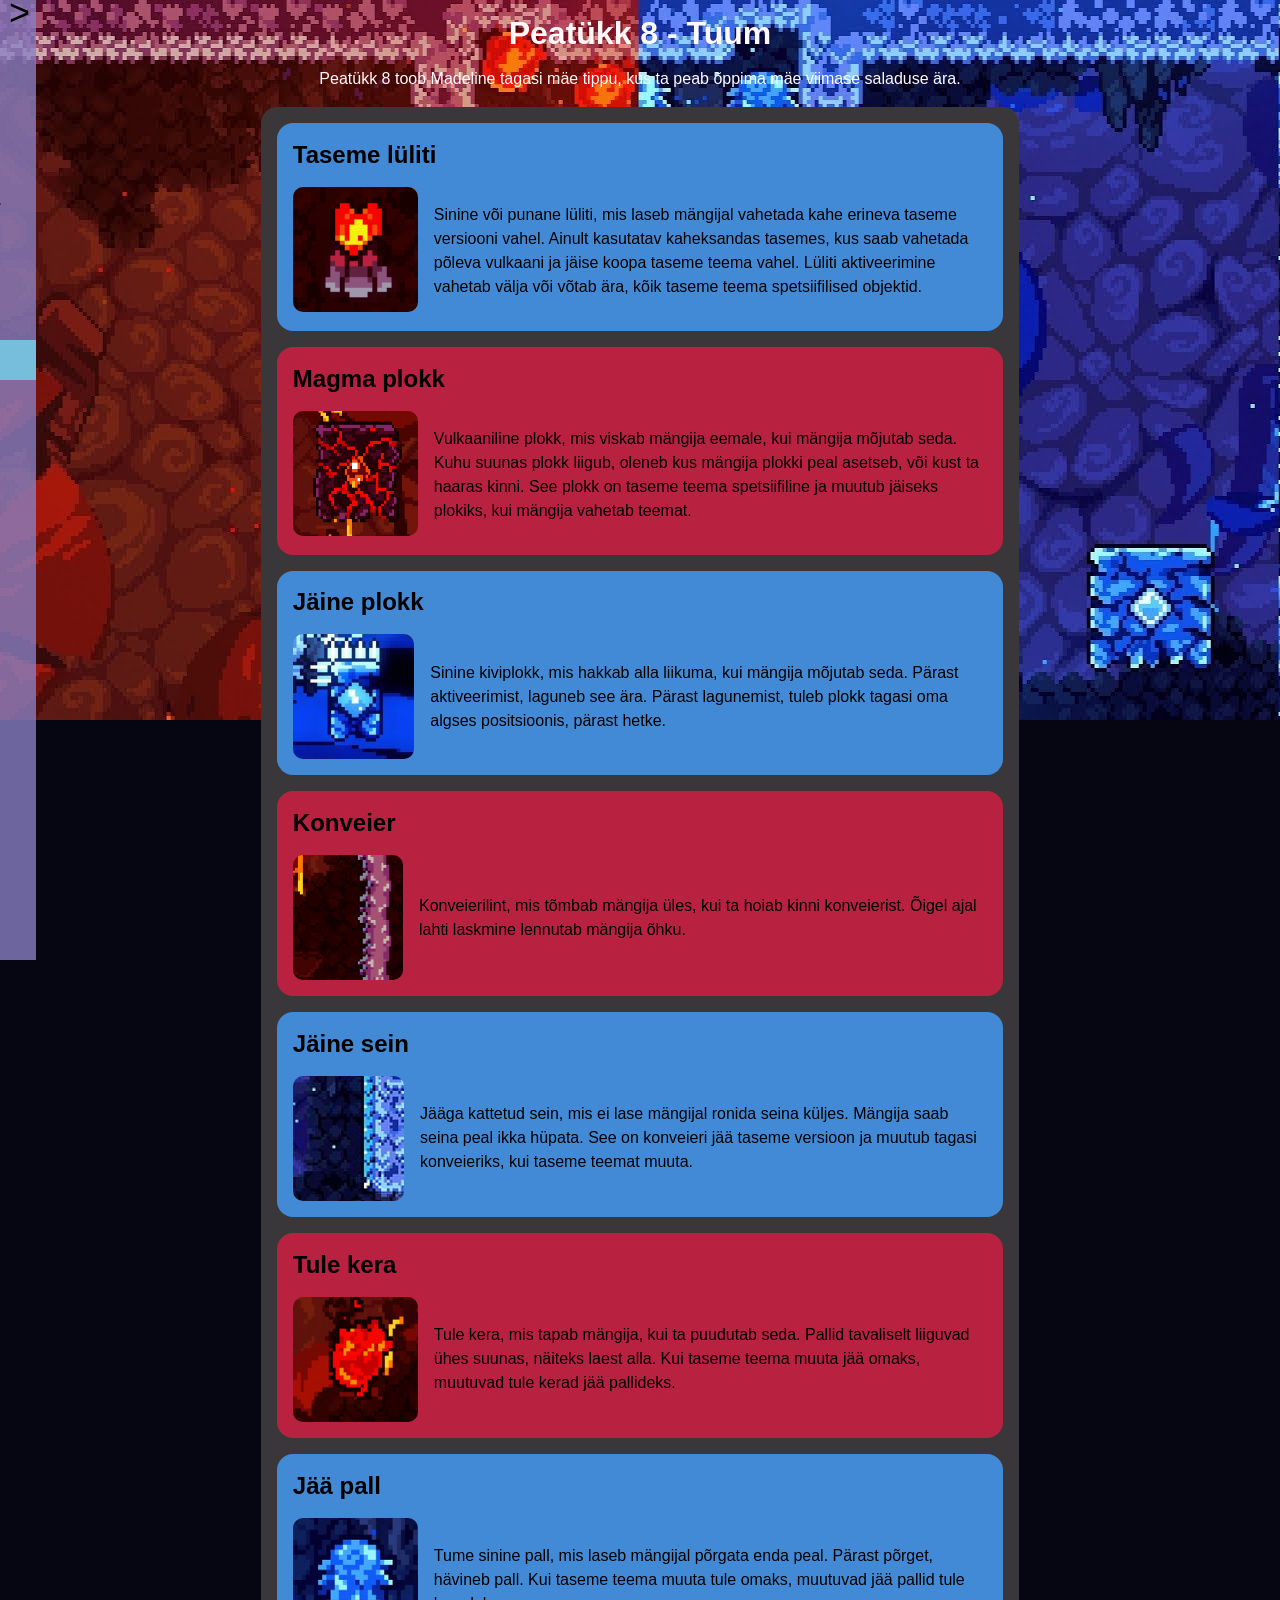
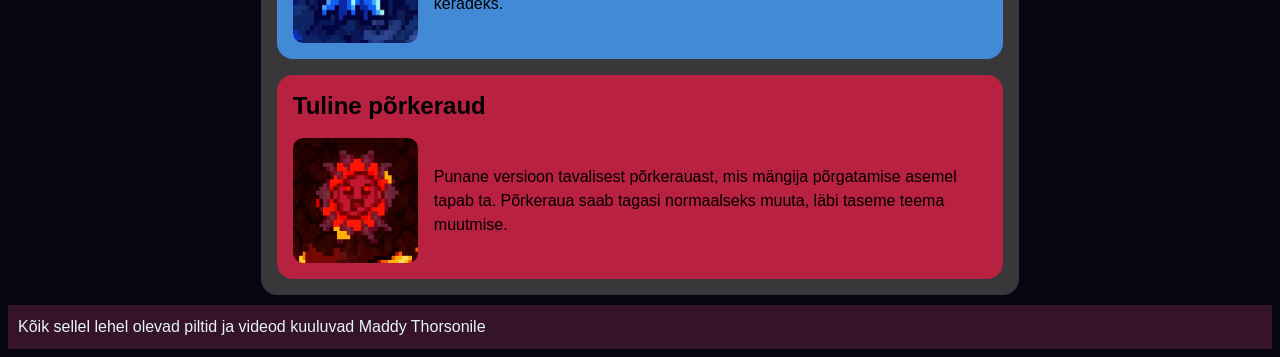
<file: 8/chapter8.html>
<!DOCTYPE html>
<html lang="et">

<head>
  <meta charset="UTF-8">
  <meta name="viewport" content="width=device-width, initial-scale=1.0">
  <title>Peatükk 8</title>
  <link rel="stylesheet" href="../style.css">
  <link rel="stylesheet" href="chapter8.css">
  <script src="../index.js"></script>
</head>

<body>
  <div id="sidebar" class="sidebar">
    <button class="sidebtn" id="sidebtn" onclick="btnNav()">></button>
    <a href="../1/chapter1.html">Peatükk 1</a>
    <a href="../2/chapter2.html">Peatükk 2</a>
    <a href="../3/chapter3.html">Peatükk 3</a>
    <a href="../4/chapter4.html">Peatükk 4</a>
    <a href="../5/chapter5.html">Peatükk 5</a>
    <a href="../6/chapter6.html">Peatükk 6</a>
    <a href="../7/chapter7.html">Peatükk 7</a>
    <a href="../8/chapter8.html" class="active">Peatükk 8</a>
    <a href="../9/chapter9.html">Peatükk 9</a>
    <a href="../index.html">Avaleht</a>
  </div>

  <header>
    <h1>Peatükk 8 - Tuum</h1>
  </header>
  <div class="description">
    <p>Peatükk 8 toob Madeline tagasi mäe tippu, kus ta peab õppima mäe viimase saladuse ära.</p>
  </div>
  <div class="main">
    <div class="base">
      <div class="titlediv">
        <h2>Taseme lüliti</h2>
      </div>
      <div class="content">
        <img src="img/core_switch_hot.png" alt="Taseme lüliti">
        <p>Sinine või punane lüliti, mis laseb mängijal vahetada kahe erineva taseme versiooni vahel. Ainult kasutatav kaheksandas tasemes, kus saab vahetada põleva vulkaani ja jäise koopa taseme teema vahel. 
          Lüliti aktiveerimine vahetab välja või võtab ära, kõik taseme teema spetsiifilised objektid.</p>
      </div>
    </div>
    <div class="base">
      <div class="titlediv">
        <h2>Magma plokk</h2>
      </div>
      <div class="content">
        <img src="img/magma_block.png" alt="Magma plokk">
        <p>Vulkaaniline plokk, mis viskab mängija eemale, kui mängija mõjutab seda. Kuhu suunas plokk liigub, oleneb kus mängija plokki peal asetseb, või kust ta haaras kinni. 
          See plokk on taseme teema spetsiifiline ja muutub jäiseks plokiks, kui mängija vahetab teemat.</p>
      </div>
    </div>
    <div class="base">
      <div class="titlediv">
        <h2>Jäine plokk</h2>
      </div>
      <div class="content">
        <img src="img/ice_block.png" alt="Jäine plokk">
        <p>Sinine kiviplokk, mis hakkab alla liikuma, kui mängija mõjutab seda. 
          Pärast aktiveerimist, laguneb see ära. Pärast lagunemist, tuleb plokk tagasi oma algses positsioonis, pärast hetke.</p>
      </div>
    </div>
    <div class="base">
      <div class="titlediv">
        <h2>Konveier</h2>
      </div>
      <div class="content">
        <img src="img/conveyor_belt.png" alt="Konveier">
        <p>Konveierilint, mis tõmbab mängija üles, kui ta hoiab kinni konveierist. 
          Õigel ajal lahti laskmine lennutab mängija õhku.</p>
      </div>
    </div>
    <div class="base">
      <div class="titlediv">
        <h2>Jäine sein</h2>
      </div>
      <div class="content">
        <img src="img/ice_wall.png" alt="Jäine sein">
        <p>Jääga kattetud sein, mis ei lase mängijal ronida seina küljes. 
          Mängija saab seina peal ikka hüpata. 
          See on konveieri jää taseme versioon ja muutub tagasi konveieriks, kui taseme teemat muuta.</p>
      </div>
    </div>
    <div class="base">
      <div class="titlediv">
        <h2>Tule kera</h2>
      </div>
      <div class="content">
        <img src="img/fireball.png" alt="Tule kera">
        <p>Tule kera, mis tapab mängija, kui ta puudutab seda. Pallid tavaliselt liiguvad ühes suunas, näiteks laest alla. 
          Kui taseme teema muuta jää omaks, muutuvad tule kerad jää pallideks.</p>
      </div>
    </div>
    <div class="base">
      <div class="titlediv">
        <h2>Jää pall</h2>
      </div>
      <div class="content">
        <img src="img/ice_ball.png" alt="Jää pall">
        <p>Tume sinine pall, mis laseb mängijal põrgata enda peal. Pärast põrget, hävineb pall. 
          Kui taseme teema muuta tule omaks, muutuvad jää pallid tule keradeks.</p> 
      </div>
    </div>
    <div class="base">
      <div class="titlediv">
        <h2>Tuline põrkeraud</h2>
      </div>
      <div class="content">
        <img src="img/bumper_hot.png" alt="Tuline põrkeraud">
        <p>Punane versioon tavalisest põrkerauast, mis mängija põrgatamise asemel tapab ta. 
          Põrkeraua saab tagasi normaalseks muuta, läbi taseme teema muutmise.</p>
      </div>
    </div>
  </div>
  <footer>
    <p>Kõik sellel lehel olevad piltid ja videod kuuluvad Maddy Thorsonile</p>
  </footer>
</body>

</html>
</file>
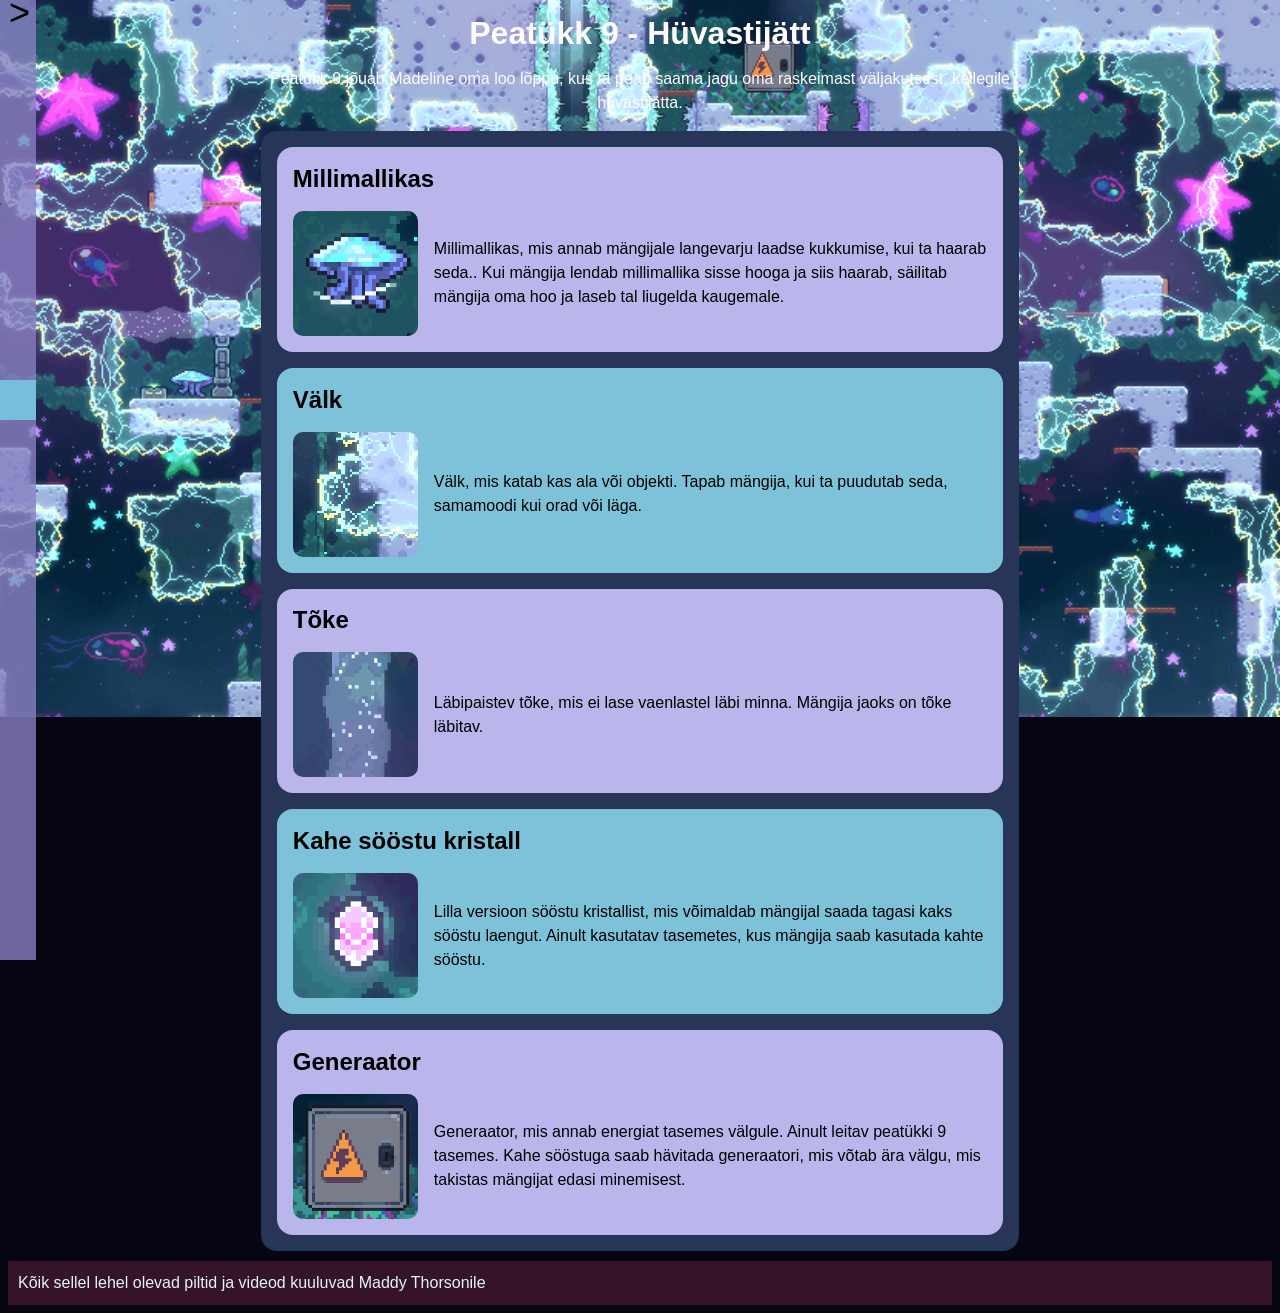
<file: 9/chapter9.html>
<!DOCTYPE html>
<html lang="et">

<head>
  <meta charset="UTF-8">
  <meta name="viewport" content="width=device-width, initial-scale=1.0">
  <title>Peatükk 9</title>
  <link rel="stylesheet" href="../style.css">
  <link rel="stylesheet" href="chapter9.css">
  <script src="../index.js"></script>
</head>

<body>
  <div id="sidebar" class="sidebar">
    <button class="sidebtn" id="sidebtn" onclick="btnNav()">></button>
    <a href="../1/chapter1.html">Peatükk 1</a>
    <a href="../2/chapter2.html">Peatükk 2</a>
    <a href="../3/chapter3.html">Peatükk 3</a>
    <a href="../4/chapter4.html">Peatükk 4</a>
    <a href="../5/chapter5.html">Peatükk 5</a>
    <a href="../6/chapter6.html">Peatükk 6</a>
    <a href="../7/chapter7.html">Peatükk 7</a>
    <a href="../8/chapter8.html">Peatükk 8</a>
    <a href="../9/chapter9.html" class="active">Peatükk 9</a>
    <a href="../index.html">Avaleht</a>
  </div>

  <header>
    <h1>Peatükk 9 - Hüvastijätt</h1>
  </header>
  <div class="description">
    <p>Peatükk 9 jõuab Madeline oma loo lõppu, kus ta peab saama jagu oma raskeimast väljakutsest, kellegile hüvastijätta.
    </p>
  </div>
  <div class="main">
    <div class="base">
      <div class="titlediv">
        <h2>Millimallikas</h2>
      </div>
      <div class="content">
        <img src="img/jellyfish.png" alt="Millimallikas">
        <p>Millimallikas, mis annab mängijale langevarju laadse kukkumise, kui ta haarab seda.. 
          Kui mängija lendab millimallika sisse hooga ja siis haarab, säilitab mängija oma hoo ja laseb tal liugelda kaugemale.</p>
      </div>
    </div>
    <div class="base">
      <div class="titlediv">
        <h2>Välk</h2>
      </div>
      <div class="content">
        <img src="img/lightning.png" alt="Välk">
        <p>Välk, mis katab kas ala või objekti. 
          Tapab mängija, kui ta puudutab seda, samamoodi kui orad või läga.</p>
      </div>
    </div>
    <div class="base">
      <div class="titlediv">
        <h2>Tõke</h2>
      </div>
      <div class="content">
        <img src="img/barrier.png" alt="Tõke">
        <p>Läbipaistev tõke, mis ei lase vaenlastel läbi minna. 
          Mängija jaoks on tõke läbitav.</p>
      </div>
    </div>
    <div class="base">
      <div class="titlediv">
        <h2>Kahe sööstu kristall</h2>
      </div>
      <div class="content">
        <img src="img/refill_(double).png" alt="Kahe sööstu kristall">
        <p>Lilla versioon sööstu kristallist, mis võimaldab mängijal saada tagasi kaks sööstu laengut. 
          Ainult kasutatav tasemetes, kus mängija saab kasutada kahte sööstu.</p>
      </div>
    </div>
    <div class="base">
      <div class="titlediv">
        <h2>Generaator</h2>
      </div>
      <div class="content">
        <img src="img/generator.png" alt="Generaator">
        <p>Generaator, mis annab energiat tasemes välgule. Ainult leitav peatükki 9 tasemes.
          Kahe sööstuga saab hävitada generaatori, mis võtab ära välgu, mis takistas mängijat edasi minemisest.</p>
      </div>
    </div>
  </div>
  <footer>
    <p>Kõik sellel lehel olevad piltid ja videod kuuluvad Maddy Thorsonile</p>
  </footer>
</body>

</html>
</file>
<file: style.css>
:root {
  --sidebar-bg: #8980c4c9;
  --sidebar-active: #77bedc;
  --sidebar-selected: #81d4e9;
}

* {
  font-family: Arial, Helvetica, sans-serif;
  line-height: 1.5rem;
}

/* sidebar  stuff */
.sidebar {
  height: 100%;
  width: 11rem;
  position: fixed;
  z-index: 1;
  top: 0;
  left: -8.75rem;
  overflow-x: hidden;
  padding-top: 60px;
  transition: 0.5s;
  background-color: var(--sidebar-bg);
}

.sidebar a {
  padding: 8px 8px 8px 30px;
  text-decoration: none;
  font-size: 25px;
  display: block;
  transition: 0.3s;
  color: black;
}

.sidebar a.active {
  background-color: var(--sidebar-active);
}

.sidebar a:hover {
  background-color: var(--sidebar-selected);
}

.sidebtn {
  position: absolute;
  top: 0;
  right: 0rem;
  font-size: 36px;
  background-color: transparent;
  border: 0;
}

/* Main */
.main {
  display: flex;
  flex-direction: column;
  margin-inline: 20%;
  border-radius: 1rem;
  padding: 1rem;
  gap: 1rem;
}

.main .base {
  display: flex;
  min-height: 4rem;
  justify-items: center;
  align-content: center;
  flex-direction: column;
  padding: 0 1rem 1rem 1rem;
  border-radius: 1rem;
}

.main .titlediv {
  justify-self: left;
  width: 100%;
}

.main .content {
  justify-self: left;
  display: flex;
  width: 100%;
}

.content img {
  max-height: 150px;
  border-radius: 10%;
}

.content p {
  align-self: center;
  margin-left: 1rem;
}

h1 {
  text-align: center;
}

.description {
  margin-inline: 20%;
}

.description p {
  text-align: center;
}

footer {
  background-color: #351427;
  color: #e4f4fa;
  justify-items: center;
  align-items: center;
  padding: 10px;
  margin-top: 10px;
}

footer p{
 margin: 0;
}
</file>
<file: index.css>
:root {
  --bg-dark: #1e2524;
  --light: #e4f4fa;

  --body-dark: #8980c4;
  --body-light-odd: #81d4e9;
  --body-light-even: #abd8ee;
}

html {
  background-image: url("img/background.jpg");
  background-size: 100%;
  background-color: var(--bg-dark);
  background-repeat: no-repeat;
}

h1 {
  color: var(--light);
}

.description {
  color: var(--light);
}

img {
  margin-right: 5px;
}

.main {
  background-color: var(--body-dark);
}

.base {
  background-color: var(--body-light-odd);
}

.base:nth-child(even) {
  background-color: var(--body-light-even);
}

.chapters {
  padding-top: 2rem;
  display: flex;
  flex-direction: column;
  margin-inline: 20%;
  align-items: center;
}

.chapters h2{
  align-self: center;
  color: var(--light);
}

/* https://cssgridgenerator.io/ */
.chapters-body {
  display: grid;
  grid-template-columns: repeat(3, 1fr);
  grid-template-rows: repeat(3, 1fr);
  gap: 8px;
  background-color: var(--body-dark);
  padding: 1rem;
  border-radius: 5%;
}

/* It is 5 in the morning 💀*/
.chapters-body div {
  width: 10rem;
  height: 10rem;
  display: flex;
  justify-content: center;
  align-items: center;
  border-radius: 5%;
  background-color: var(--body-light-odd);
}

.chapters-body div:nth-child(even) {
  background-color: var(--body-light-even);
}

.chapters-body div a{
  flex: 1;
  text-align: center;
  padding-block: 4.2rem;
  border-radius: 5%;
}

.chapters-body div a:hover{
  background-color: rgba(0, 0, 0, 0.3);
}

.div4 {
    grid-row-start: 2;
}

.div5 {
    grid-row-start: 2;
}

.div6 {
    grid-row-start: 2;
}

.div7 {
    grid-row-start: 3;
}

.div8 {
    grid-row-start: 3;
}

.div9 {
    grid-row-start: 3;
}

a {
  color: var(--bg-dark);
  font-weight: bold;
  text-decoration: none;
}
</file>
<file: 1/chapter1.css>
:root {
  --bg-dark: #060612;

  --ice-dark: #4264cf;
  --ice-light: #627fc6;

  --wood: #925543;
  --dirt: #d99c59;
  --stone: #525e60;
  --snow: #bcd0d8;

  --strawberry: #f34660;
}

html {
  background-image: url("../1/img/celeste-city-a_4200x3343.png");
  background-size: 100%;
  background-color: var(--bg-dark);
  background-repeat: no-repeat;
}

h1 {
  color: var(--snow);
}

.description {
  color: var(--snow);
}

.main {
  background-color: var(--ice-dark);
}

.base {
  background-color: var(--wood);
}

.base:nth-child(even) {
  background-color: var(--dirt);
}
</file>
<file: 2/chapter2.css>
:root {
  --bg-dark: #060612;
  --bg-purple: #190636;

  --ice-dark: #4264cf;
  --ice-light: #627fc6;
  

  --wood: #925543;
  --dirt: #d99c59;
  --stone: #525e60;
  --snow: #bcd0d8;
  --dark-blue: #1b4569;
  --galaxy: #b359a7;
  --strawberry: #f34660;
}

html {
  background-image: url("../2/img/chapter_2_bg.png");
  background-size: cover;
  background-position: center;
  background-repeat: no-repeat;
  background-attachment: fixed;
  image-rendering: pixelated;
}

h1 {
  color: snow;
}

.description {
  color: snow;
}

.main {
  background-color: var(--ice-light);
}

.base {
  background-color: var(--dark-blue);
}

.base:nth-child(even) {
  background-color: var(--galaxy);
}
</file>
<file: 3/chapter3.css>
:root {
  --bg-dark: #060612;
  --bg-purple: #190636;
  --bg-red: #35121F;

  --ice-dark: #4264cf;
  --ice-light: #627fc6;
  --dark-gray: #2e2e2e;
  --orange: #d6860f;
  

  --wood: #925543;
  --dirt: #d99c59;
  --stone: #525e60;
  --snow: #bcd0d8;
  --sunset-yellow: #f7c05a;
  --deep-purple: #4b1f5e;
  --strawberry: #f34660;
}

html {
  background-image: url("../3/img/chapter_3_bg.png");
  background-size: cover;
  background-position: center;
  background-repeat: no-repeat;
  background-attachment: fixed;
  image-rendering: pixelated;
}

h1 {
  color: snow;
}

.description {
  color: snow;
}

.main {
  background-color: var(--orange);
}

.base {
  background-color: var(--sunset-yellow);
}

.base:nth-child(even) {
  background-color: var(--deep-purple);
}
</file>
<file: 4/chapter4.css>
:root {
  --bg-dark: #060612;
  --bg-purple: #190636;
  --bg-red: #35121F;
  --bg-pink: #E380B4;

  --ice-dark: #4264cf;
  --ice-light: #627fc6;
  --dark-gray: #2e2e2e;
  --orange: #d6860f;
  

  --wood: #925543;
  --dirt: #d99c59;
  --stone: #525e60;
  --snow: #bcd0d8;
  --sunset-yellow: #f7c05a;
  --deep-purple: #4b1f5e;
  --strawberry: #f34660;
  --light-yellow: #FFFF89;
  --light-purple: #A275C9;
}

html {
  background-image: url("../4/img/chapter_4_bg.png");
  background-size: cover;
  background-position: center;
  background-repeat: no-repeat;
  background-attachment: fixed;
  image-rendering: pixelated;
}

h1 {
  color: var(--bg-dark);
}

.description {
  color: var(--bg-dark);
}

.main {
  background-color: var(--orange);
}

.base {
  background-color: var(--light-yellow);
}

.base:nth-child(even) {
  background-color: var(--light-purple);
}
</file>
<file: 5/chapter5.css>
:root {
  --bg-dark: #060612;
  --bg-purple: #190636;
  --bg-red: #35121F;
  --bg-darkblue: #110F2B;

  --ice-dark: #4264cf;
  --ice-light: #627fc6;
  --dark-gray: #2e2e2e;
  --orange: #d6860f;
  

  --wood: #925543;
  --dirt: #d99c59;
  --stone: #525e60;
  --snow: #bcd0d8;
  --sunset-yellow: #f7c05a;
  --deep-purple: #362E55;
  --strawberry: #f34660;
}

html {
  background-image: url("../5/img/chapter_5_bg.png");
  background-size: cover;
  background-position: center;
  background-repeat: no-repeat;
  background-attachment: fixed;
  image-rendering: pixelated;
}

h1 {
  color: snow;
}

.description {
  color: snow;
}

.main {
  background-color: var(--strawberry);
}

.base {
  background-color: var(--ice-light);
}

.base:nth-child(even) {
  background-color: var(--deep-purple);
}
</file>
<file: 6/chapter6.css>
:root {
  --bg-dark: #060612;

  --ice-dark: #4264cf;
  --ice-light: #627fc6;

  --wood: #925543;
  --dirt: #d99c59;
  --stone: #525e60;
  --snow: #bcd0d8;

  --strawberry: #f34660;

  --rock:#3143A9;
  --crystal:#CA6CCB;
  --minerals:#4DD5B7;
  --basalt:#313C37;
  --sun:#EAA66A;
  --nature:#51DB98;
}

html {
  background-image: url("../6/img/celeste-reflection-7.png");
  background-size: 100%;
  background-color: var(--bg-dark);
  background-attachment: fixed;
  background-repeat: no-repeat;
}

h1 {
  color: snow;
  text-align: center;
}

.description {
  color: snow;
  text-align: center;
}

.main {
  background-color: var(--basalt);
}

.base {
  background-color: var(--sun);
}

.content img {
  width: 125px;
  height: 125px;
  border-radius: 10px;
}

.base:nth-child(even) {
  background-color: var(--nature);
}
</file>
<file: 7/chapter7.css>
:root {
  --bg-dark: #060612;

  --ice-dark: #4264cf;
  --ice-light: #627fc6;

  --wood: #925543;
  --dirt: #d99c59;
  --stone: #525e60;
  --snow: #bcd0d8;

  --strawberry: #f34660;

  --sunset:#F2E1E3;
  --clouds:#F1ABE0;
  --cliff:#9462A6;
  --marshmellow:#F0B4D8;
}

html {
  background-image: url("../7/img/celeste-summit-3.png");
  background-size: 100%;
  background-color: var(--bg-dark);
  background-repeat: no-repeat;
}

h1 {
  color: snow;
  text-align: center;
}

.description {
  color: snow;
  text-align: center;
}

.main {
  background-color: var(--cliff);
}

.base {
  background-color: var(--sunset);
}

.content img {
  width: 125px;
  height: 125px;
  border-radius: 10px;
}

.base:nth-child(even) {
  background-color: var(--clouds);
}
</file>
<file: 8/chapter8.css>
:root {
  --bg-dark: #060612;

  --ice-dark: #4264cf;
  --ice-light: #627fc6;

  --wood: #925543;
  --dirt: #d99c59;
  --stone: #525e60;
  --snow: #bcd0d8;

  --strawberry: #f34660;

  --fire:#B92141;
  --ice:#438ad6;
  --volcano:#3a373a;
}

html {
  background-image: url("../8/img/celeste-core-duo1.jpeg");
  background-size: 100%;
  background-color: var(--bg-dark);
  background-attachment: fixed;
  background-repeat: no-repeat;
}

h1 {
  color: snow;
  text-align: center;
}

.description {
  color: snow;
  text-align: center;
}

.main {
  background-color: var(--volcano);
}

.base {
  background-color: var(--ice);
}

.content img {
  width: 125px;
  height: 125px;
  border-radius: 10px;
}

.base:nth-child(even) {
  background-color: var(--fire);
}
</file>
<file: 9/chapter9.css>
:root {
  --bg-dark: #060612;

  --ice-dark: #4264cf;
  --ice-light: #627fc6;

  --wood: #925543;
  --dirt: #d99c59;
  --stone: #525e60;
  --snow: #bcd0d8;

  --strawberry: #f34660;

  --space:#263558;
  --stars:#BAB5EA;
  --spikes:#7EC2D9;
}

html {
  background-image: url("../9/img/celeste-farewell-3.png");
  background-size: 100%;
  background-color: var(--bg-dark);
  background-attachment: fixed;
  background-repeat: no-repeat;
}

h1 {
  color: snow;
  text-align: center;
}

.description {
  color: snow;
  text-align: center;
}

.main {
  background-color: var(--space);
}

.base {
  background-color: var(--stars);
}

.content img {
  width: 125px;
  height: 125px;
  border-radius: 10px;
}

.base:nth-child(even) {
  background-color: var(--spikes);
}
</file>
